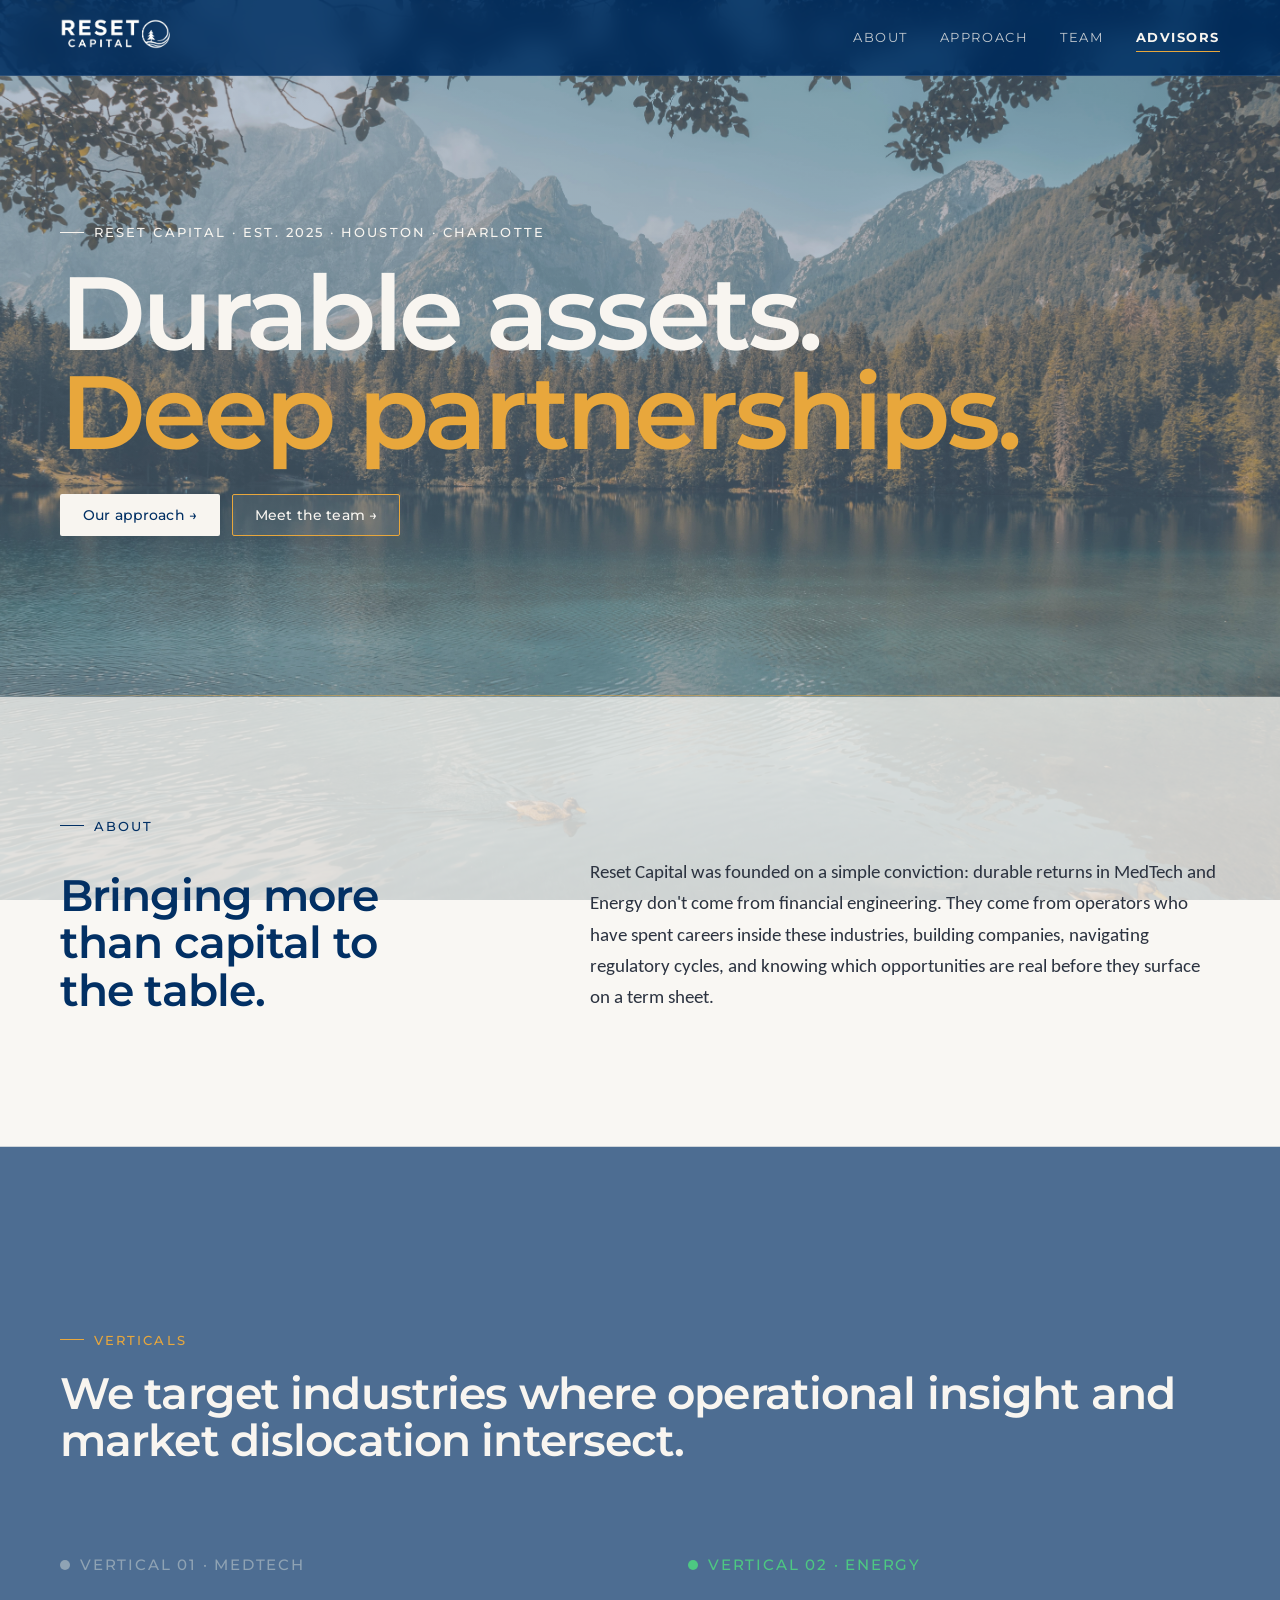
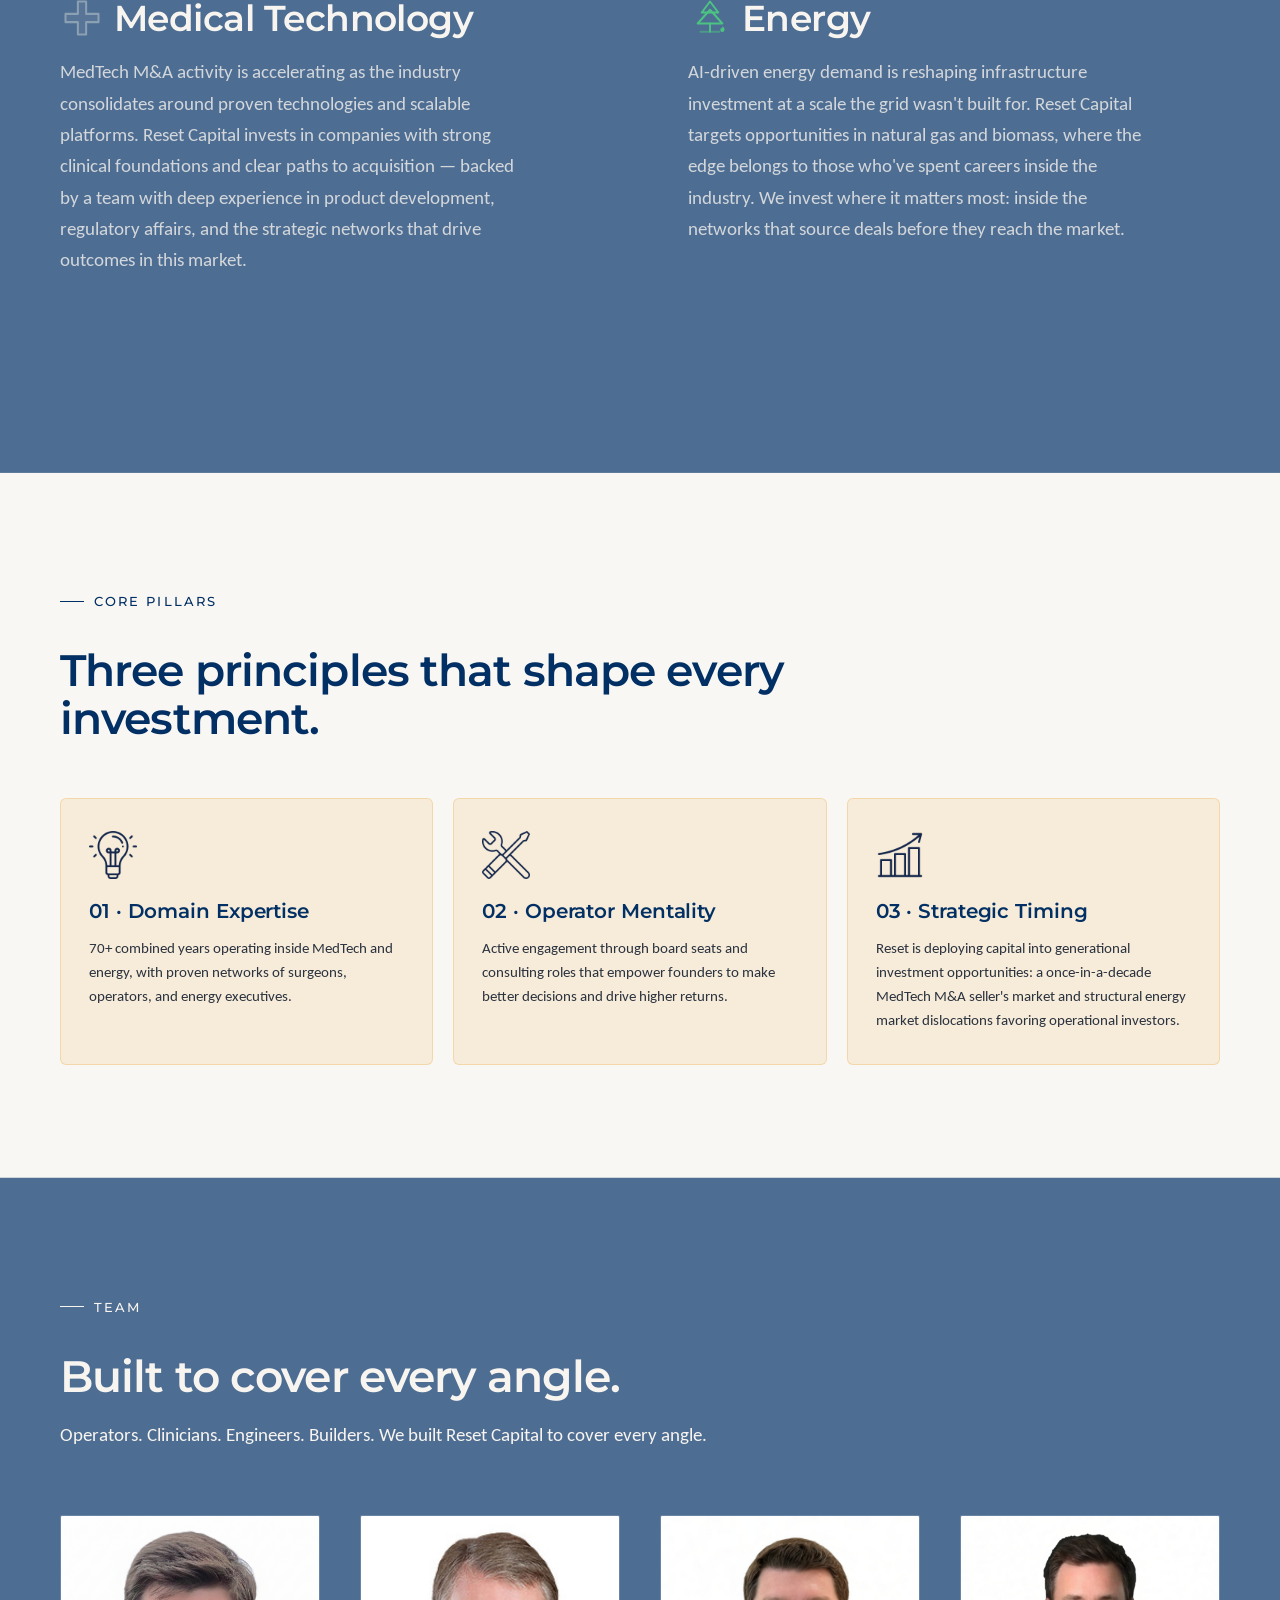
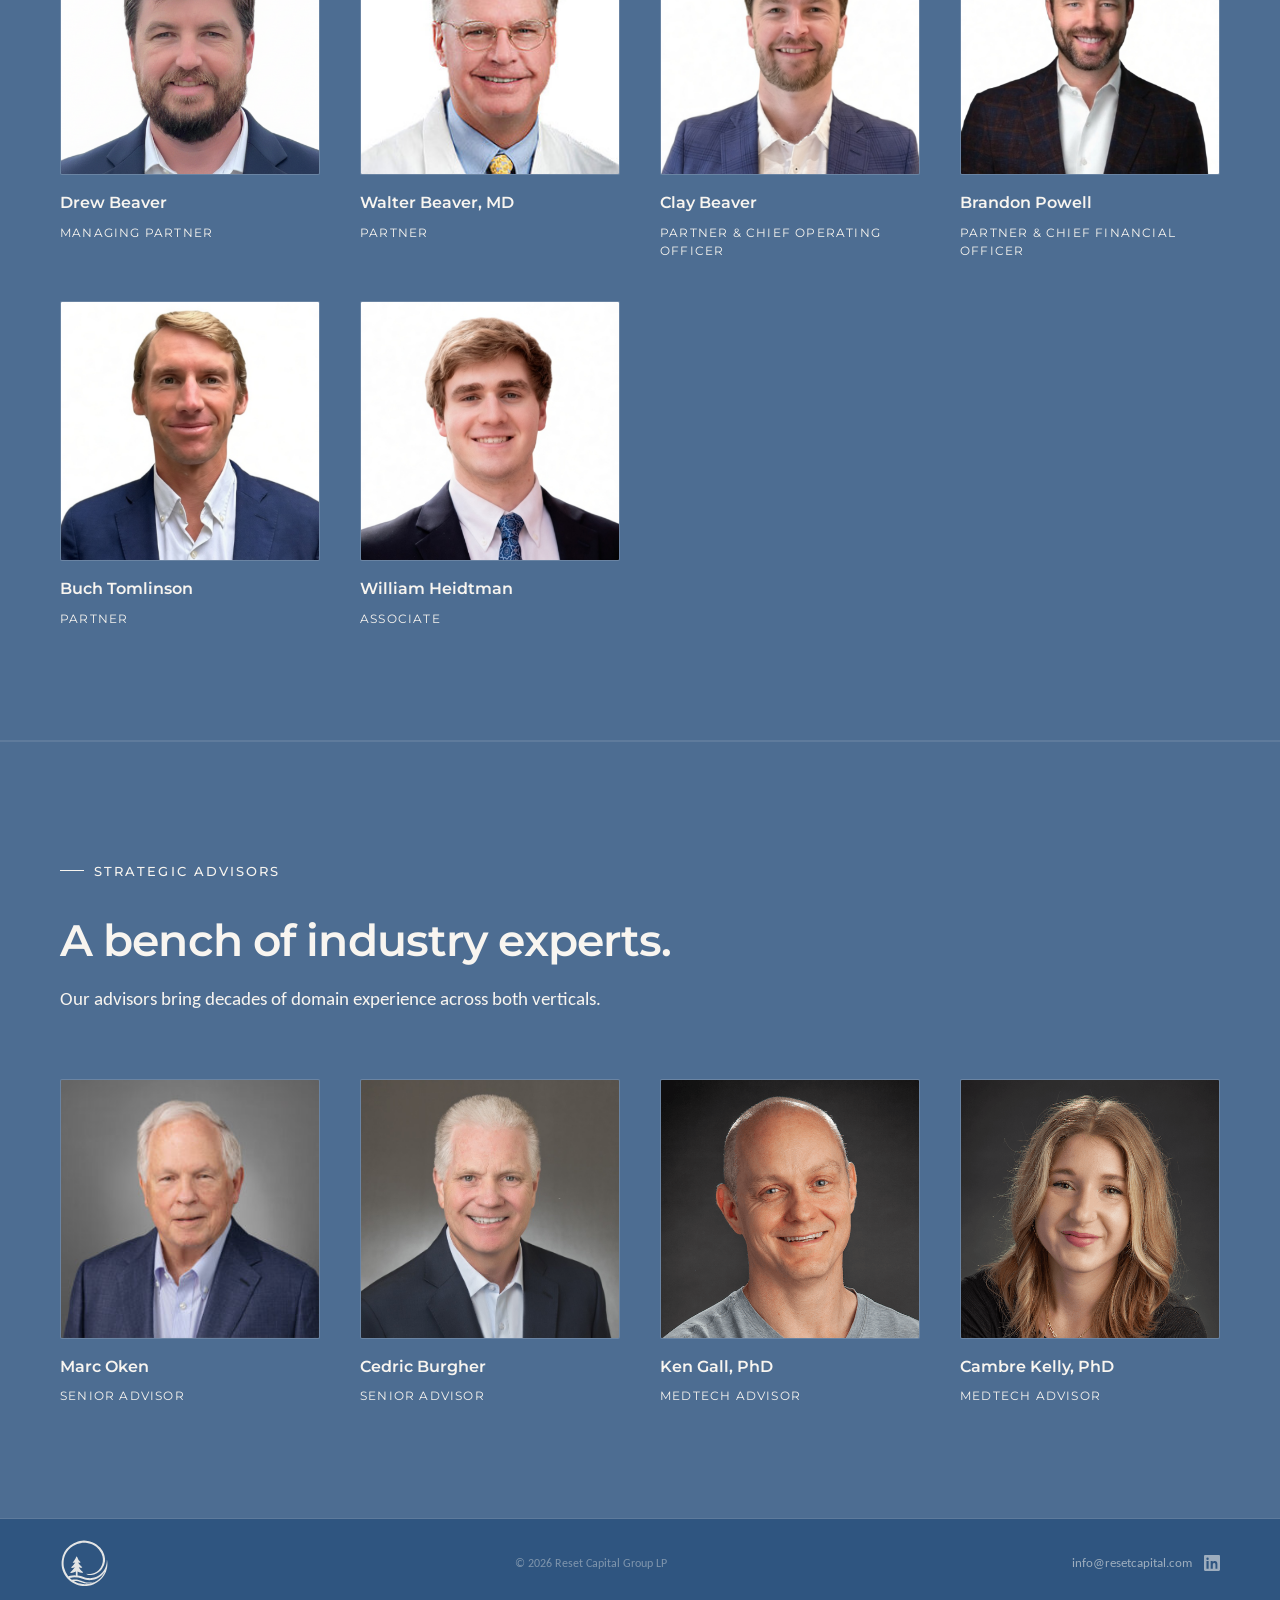
<file: index.html>
<!doctype html>
<html lang="en">
<head>
  <meta charset="utf-8">
  <meta name="viewport" content="width=device-width, initial-scale=1.0">
  <title>Reset Capital</title>
  <link rel="canonical" href="https://resetcapital.com/">
  <meta name="application-name" content="Reset Capital">
  <meta name="description" content="Reset Capital is an investment firm deploying capital in MedTech and Energy, backed by operators with decades of domain expertise in both sectors.">
  <link rel="stylesheet" href="colors_and_type.css">
  <link rel="stylesheet" href="site.css">
  <script type="application/ld+json">
  {
    "@context": "https://schema.org",
    "@type": "WebSite",
    "name": "Reset Capital",
    "url": "https://resetcapital.com"
  }
  </script>
  <link rel="shortcut icon" href="favicon.ico">
  <link rel="icon" href="favicon.ico" sizes="any">
  <link rel="icon" href="favicon.svg" type="image/svg+xml">
  <link rel="icon" href="favicon2.png" type="image/png" sizes="512x512">
  <link rel="apple-touch-icon" href="apple-touch-icon.png">
</head>
<body>

  <!-- Nav -->
  <nav class="navbar">
    <div class="wrap inner">
      <a href="#top"><img src="assets/logo-horizontal.png" alt="Reset Capital"></a>
      <div class="links" id="navLinks">
        <a href="#about">About</a>
        <a href="#approach">Approach</a>
        <a href="#team">Team</a>
        <a href="#advisors">Advisors</a>
      </div>
      <button class="hamburger" id="hamburger" aria-label="Menu">
        <span></span><span></span><span></span>
      </button>
    </div>
  </nav>

  <!-- Hero -->
  <section class="hero" id="top">
    <div class="wrap">
      <div class="content">
        <span class="eb">Reset Capital · Est. 2025 · Houston · Charlotte</span>
        <h1>Durable assets.<br><em>Deep partnerships.</em></h1>
        <div class="cta">
          <a href="#about" class="btn primary-inv">Our approach →</a>
          <a href="#team" class="btn ghost-inv">Meet the team →</a>
        </div>
      </div>
    </div>

  </section>

  <!-- Thesis -->
  <section class="section on-cream" id="about">
    <div class="wrap">
      <span class="eb">About</span>
      <div class="thesis">
        <div class="col-l">
          <h2>Bringing more than capital to the table.</h2>
        </div>
        <div class="col-r">
          <p>
            Reset Capital was founded on a simple conviction: durable returns in MedTech and Energy don't come from financial engineering. They come from operators who have spent careers inside these industries, building companies, navigating regulatory cycles, and knowing which opportunities are real before they surface on a term sheet.
          </p>
        </div>
      </div>
    </div>
  </section>

  <!-- Verticals -->
  <section class="section on-navy" id="approach">
    <div class="wrap">
      <div class="verticals-header">
        <span class="eb">Verticals</span>
        <p class="verticals-intro">We target industries where operational insight and market dislocation intersect.</p>
      </div>

      <div class="verticals" style="margin-top: 32px;">
        <div class="vert medtech">
          <div class="label">Vertical 01 · MedTech</div>
          <div class="vert-head">
            <div class="vert-icon" aria-hidden="true">
              <svg viewBox="0 0 32 32" fill="none" xmlns="http://www.w3.org/2000/svg">
                <path d="M13 4 H19 V13 H28 V19 H19 V28 H13 V19 H4 V13 H13 Z" fill="currentColor" opacity="0.18"></path>
                <path d="M13 4 H19 V13 H28 V19 H19 V28 H13 V19 H4 V13 H13 Z" stroke="currentColor" stroke-width="1.5" stroke-linejoin="round"></path>
              </svg>
            </div>
            <h3>Medical Technology</h3>
          </div>
          <p>
            MedTech M&amp;A activity is accelerating as the industry consolidates around proven technologies and scalable platforms. Reset Capital invests in companies with strong clinical foundations and clear paths to acquisition — backed by a team with deep experience in product development, regulatory affairs, and the strategic networks that drive outcomes in this market.
          </p>
        </div>
        <div class="vert energy">
          <div class="label">Vertical 02 · Energy</div>
          <div class="vert-head">
            <div class="vert-icon" aria-hidden="true">
              <svg viewBox="0 0 32 32" fill="none" xmlns="http://www.w3.org/2000/svg" stroke="currentColor" stroke-width="1.4" stroke-linecap="round" stroke-linejoin="round">
                <path d="M16 4 L10 12 H22 Z"></path>
                <path d="M16 10 L7 20 H25 Z"></path>
                <path d="M16 20 V26"></path>
                <path d="M9 26 H23" opacity="0.5"></path>
                <path d="M25 22 C26.5 23, 27 24, 26.2 25.4 C25.6 26.4, 24.4 26.4, 23.8 25.4 C23.2 24.5, 23.6 23.6, 24.2 23 C24.5 23.6, 25 23.6, 25 23 C25 22.6, 24.8 22.4, 25 22 Z" fill="currentColor" stroke="none"></path>
              </svg>
            </div>
            <h3>Energy</h3>
          </div>
          <p>
            AI-driven energy demand is reshaping infrastructure investment at a scale the grid wasn't built for. Reset Capital targets opportunities in natural gas and biomass, where the edge belongs to those who've spent careers inside the industry. We invest where it matters most: inside the networks that source deals before they reach the market.
          </p>
        </div>
      </div>
    </div>
  </section>

  <!-- Core Pillars -->
  <section class="section on-cream pillars-section">
    <div class="wrap">
      <span class="eb">Core Pillars</span>
      <h2>Three principles that shape every investment.</h2>

      <div class="pillars-v-glyph">
        <article class="pv-card">
          <div class="pv-glyph" aria-hidden="true">
            <img src="assets/idea.png" alt="" class="pv-png-icon" width="48" height="48">
          </div>
          <h4>01 · Domain Expertise</h4>
          <p>70+ combined years operating inside MedTech and energy, with proven networks of surgeons, operators, and energy executives.</p>
        </article>

        <article class="pv-card">
          <div class="pv-glyph" aria-hidden="true">
            <img src="assets/tools.png" alt="" class="pv-png-icon" width="48" height="48">
          </div>
          <h4>02 · Operator Mentality</h4>
          <p>Active engagement through board seats and consulting roles that empower founders to make better decisions and drive higher returns.</p>
        </article>

        <article class="pv-card">
          <div class="pv-glyph" aria-hidden="true">
            <img src="assets/graph.png" alt="" class="pv-png-icon" width="48" height="48">
          </div>
          <h4>03 · Strategic Timing</h4>
          <p>Reset is deploying capital into generational investment opportunities: a once-in-a-decade MedTech M&amp;A seller's market and structural energy market dislocations favoring operational investors.</p>
        </article>
      </div>
    </div>
  </section>

  <!-- Team -->
  <section class="section on-navy" id="team">
    <div class="wrap">
      <span class="eb">Team</span>
      <h2>Built to cover every angle.</h2>
      <p class="lede" style="max-width: none;">
        Operators. Clinicians. Engineers. Builders. We built Reset Capital to cover every angle.
      </p>
      <div class="people-grid">

        <div class="person-card" data-name="Drew Beaver" data-title="Managing Partner" data-bio="Drew Beaver is a commodities trader with over 15 years of experience in physical and financial energy markets. He brings his expertise to Reset Capital, having established the refined products desk at Citadel after an impressive career at Vitol, where he rose from analyst to lead U.S. distillate trader. His background spans complex financial structuring and high-stakes capital deployment across global energy markets, providing the firm with deep operational fluency in the distressed energy and biomass space. Within Reset Capital, Mr. Beaver serves as a key deal architect and portfolio partner, drawing on his experience as an active board member across multiple companies in the MedTech and energy verticals and his prior role as board chairman  at Industrial Biomass Group LLC. He is known for taking a direct interest in helping founders and management teams build the financial acumen needed to negotiate terms and structure growth effectively." data-education="B.A. International Trade; Auburn University · B.A. Spanish; Auburn University">
          <div class="person-photo"><img src="headshots/Drew Beaver_White Background.png" alt="Drew Beaver"></div>
          <h4>Drew Beaver</h4>
          <p class="person-title">Managing Partner</p>
        </div>

        <div class="person-card" data-name="Walter Beaver, MD" data-title="Partner" data-bio="Dr. Walter Beaver is an orthopedic surgeon with over 35 years of experience in adult reconstructive hip and knee surgery, having performed more than 15,000 hip and knee replacement procedures over the course of his career. He consults for multiple MedTech companies involved in hip and knee implant and instrument development. Dr. Beaver also plays an active role in the research and development of emerging orthopedic devices and technologies, giving him firsthand insight into clinical adoption dynamics and the practical barriers to market entry. Through his experience in both surgery and implant development, he has extensive expertise in the medical technology field. Within Reset Capital, Dr. Beaver serves as the primary clinical underwriter by vetting target technologies for surgical efficacy, assessing regulatory pathways, and evaluating the likelihood of physician adoption at scale. His perspective bridges the gap between clinical reality and investment thesis in a way that is difficult to replicate with advisors alone." data-education="BS/MS Chemistry and Biochemistry; North Carolina State University · MD; University of North Carolina, Chapel Hill · General Surgery Internship; Yale University · Orthopaedic Residency; Hospital for Special Surgery, Cornell Medical Center">
          <div class="person-photo"><img src="headshots/Walter Beaver.jpg" alt="Walter Beaver"></div>
          <h4>Walter Beaver, MD</h4>
          <p class="person-title">Partner</p>
        </div>

        <div class="person-card" data-name="Clay Beaver" data-title="Partner & Chief Operating Officer" data-bio="Clay Beaver leads the day-to-day operations of Reset Capital, including the buildout and oversight of the firm’s infrastructure, service provider relationships, and financial and administrative functions. He brings a cross-industry background that spans Reset Capital’s two core strategies, having spent four years as a commodities broker in physical and financial oil markets followed by four years in sales and operations for medical device distributorships. This combination of sector experience informs Mr. Beaver’s approach to operational efficiency and process discipline, keeping back-office execution aligned with the demands of an active deal pipeline." data-education="B.S. Business Administration; Queens University of Charlotte · Data Analytics & Visualization Certification; Rice University">
          <div class="person-photo"><img src="headshots/Clay_White Background.png" alt="Clay Beaver"></div>
          <h4>Clay Beaver</h4>
          <p class="person-title">Partner & Chief Operating Officer</p>
        </div>
        
        <div class="person-card" data-name="Brandon Powell" data-title="Partner & Chief Financial Officer" data-bio="Brandon Powell brings over 15 years of comprehensive energy experience to Reset Capital, spanning M&A execution, corporate finance, and land and operational management across all onshore U.S. natural gas basins. Most recently, he served as the chief financial officer of Peak 10 Energy, where he led nine successful acquisition & divestiture transactions, including a merger with Oaktree portfolio company Strawn Petroleum and the acquisition of Verado Energy, and established the company’s first reserve-based lending facility. Prior to Peak 10 Energy, Mr. Powell was a vice president at Pacolet Milliken, a private equity fund where he led power and infrastructure investments across operated solar, biomass power, and landfill renewable natural gas projects. He brings additional depth from over five years in investment banking at Guggenheim Securities and Scotiabank, where he led the execution of energy M&A, financing, and restructuring transactions at increasing levels of seniority. Within Reset Capital, Mr. Powell serves as the primary financial and operational steward, bringing a combination of banking discipline, private equity judgment, and hands-on operating experience that positions Reset Capital to execute complex transactions with precision." data-education="B.A. Finance and Energy Management; University of Oklahoma · MBA; Rice University">
          <div class="person-photo"><img src="headshots/Brandon_white background.png" alt="Brandon Powell"></div>
          <h4>Brandon Powell</h4>
          <p class="person-title">Partner & Chief Financial Officer</p>
        </div>

        <div class="person-card" data-name="Buch Tomlinson" data-title="Partner" data-bio="Buch Tomlinson brings extensive front-line commercial experience in orthopedic medical devices to Reset Capital, with 15+ years of experience in medical device sales and distribution across both large strategic platforms and high-growth startups. He has overseen more than 10,000 cases across all orthopedic specialties, has a demonstrated track record of building territories from the ground up, and has contributed directly to bringing new products to market. Mr. Tomlinson’s deep domain expertise spans adult reconstruction, sports medicine, foot & ankle, biologics, enabling technologies, and trauma. He maintains deep relationships with practicing surgeons, providing Reset Capital with early visibility into emerging technologies and real-time intelligence on clinical sentiment before it is reflected in market data. Within Reset Capital, he serves as the primary commercial underwriter for MedTech investments, translating field-level insight into actionable diligence on go-to-market viability, competitive positioning, and sales execution risk." data-education="B.S. Business Administration; Auburn University">
          <div class="person-photo"><img src="headshots/BT.png" alt="Buch Tomlinson"></div>
          <h4>Buch Tomlinson</h4>
          <p class="person-title">Partner</p>
        </div>

        <div class="person-card" data-name="William Heidtman" data-title="Associate" data-bio="William Heidtman graduated from Washington and Lee University in 2023 and brings 3 years of experience in the management consulting space, where he analyzed and quantified financial damages in construction disputes between real estate developers and contractors. He also has experience in real estate capital markets. At Reset Capital, William serves as Associate and supports all stages of the investment lifecycle, including building financial models, performing diligence on investment opportunities, and conducting market research." data-education="B.S. Business Administration; Washington and Lee University">
          <div class="person-photo"><img src="headshots/William_White background.png" alt="William Heidtman"></div>
          <h4>William Heidtman</h4>
          <p class="person-title">Associate</p>
        </div>

      </div>
    </div>
  </section>

  <!-- Advisors -->
  <section class="section on-navy advisors-section" id="advisors">
    <div class="wrap">
      <span class="eb">Strategic Advisors</span>
      <h2>A bench of industry experts.</h2>
      <p class="lede">
        Our advisors bring decades of domain experience across both verticals.
      </p>
      <div class="people-grid">

        <div class="person-card" data-name="Marc Oken" data-title="Senior Advisor" data-bio="Mr. Oken is the Chairman of Falfurrias Management Partners, a firm he co-founded in 2006 alongside Hugh McColl, Jr. and Ed McMahan, Jr. Prior to starting the firm, Mr. Oken was the Chief Financial Officer of Bank of America during the 10-year period when Hugh McColl Jr. made groundbreaking bank acquisitions throughout the country, including California-based Bank of America. Prior to his career with Bank of America, Mr. Oken was a Partner with Price Waterhouse. He also served a 2-year term as a Fellow at the Securities and Exchange Commission.||Mr. Oken is past Chairman of the Charlotte Mecklenburg Housing Partnership and served two terms each as Chairman of The Mint Museum of Art, and The Charlotte Symphony. He recently stepped down as the Chairman of the Sullenberger Aviation Museum. While Chairman of the Aviation Museum, he led a capital campaign which raised $34 million to construct a new museum facility and to renovate an adjoining historic hanger at the Charlotte-Douglas Municipal Airport. Until 2023, he served for over 15 years on the Boards of Directors of two NYSE Exchange companies, Marsh McLennan, the largest Insurance broker in the world, and Sonoco Products, a SC paper products company. In 2025, Mr. Oken was named a Junior Achievement NC Business Hall of Fame Laureate.||Mr. Oken is a Naval Aviator and Vietnam Veteran. He is a native of Baltimore and a graduate of Loyola University. He and his wife Celene are the proud parents of five daughters, who are all professionals working in various industries across the country." data-education="B.S. Business Administration; Loyola University Maryland · MBA; University of West Florida">
          <div class="person-photo"><img src="headshots/Advisors/Marc Oken.jpg" alt="Marc Oken"></div>
          <h4>Marc Oken</h4>
          <p class="person-title">Senior Advisor</p>
        </div>

        <div class="person-card" data-name="Cedric Burgher" data-title="Senior Advisor" data-bio="Cedric Burgher is the CFO of TAE Technologies, the world's leading fusion power company. He is also the chairman of the board for the Industrial Biomass Group, a privately held energy company. Cedric is a seasoned executive with significant industry experience in energy and private equity. Mr. Burgher has held CEO and CFO roles with public and private companies. His leadership involvement includes mergers, acquisitions, and complex strategic initiatives including executing two IPOs as CFO. Mr. Burgher was the CFO for Occidental Petroleum where he led the $55 billion acquisition of Anadarko Petroleum." data-education="Bachelor of Business Administration; The University of Texas at Austin · MBA; The University of Dallas">
          <div class="person-photo"><img src="headshots/Advisors/Cedric Burgher.jpg" alt="Cedric Burgher"></div>
          <h4>Cedric Burgher</h4>
          <p class="person-title">Senior Advisor</p>
        </div>

        <div class="person-card" data-name="Ken Gall, PhD" data-title="MedTech Advisor" data-bio="Ken Gall is a pioneering materials scientist and Professor in the Thomas Lord Department of Mechanical Engineering and Materials Science at Duke University, where he also holds appointments in Biomedical Engineering and Orthopaedic Surgery. His research specializes in shape memory materials, biomaterials, and 3D printing, with a focus on understanding the relationship between the processing, structure, and mechanical properties of materials. His work has been cited nearly 30,000 times, and he has received numerous distinguished honors including the Presidential Early Career Award for Scientists and Engineers (PECASE) and the ASME Gold Medal. A serial MedTech entrepreneur, he is co-founder of multiple companies including restor3d, Reselute, and Huxley Medical, and previously founded MedShape and Vertera, both of which commercialized university-based technologies in the orthopedic medical device space. He also serves as a consultant to industry professionals, the US Military, and the US Intelligence Community, and brings extensive experience as an expert witness in patent and product litigation." data-education="BS/MS Mechanical Engineering; University of Illinois Urbana-Champaign · PhD Mechanical Engineering; University of Illinois Urbana-Champaign">
          <div class="person-photo"><img src="headshots/Advisors/Ken-Gall.png.webp" alt="Ken Gall"></div>
          <h4>Ken Gall, PhD</h4>
          <p class="person-title">MedTech Advisor</p>
        </div>

        <div class="person-card" data-name="Cambre Kelly, PhD" data-title="MedTech Advisor" data-bio="Cambre Kelly is a serial entrepreneur and founder in the MedTech industry, currently serving as CEO of Reselute and CTO of restor3d. She developed a passion for translating research-based technologies into commercial products as an undergraduate at Georgia Tech, where she worked with Atlanta-based medical device startups, before earning her PhD in biomedical engineering at Duke University with a focus on advancing metal 3D printing using laser powder bed fusion. She co-founded restor3d in 2017 and invented the company's TIDAL lattice architecture, a porous 3D-printed metal structure designed to improve bone integration, which was based on her doctoral thesis work. In 2021, she co-founded Reselute to address orthopedic implant infections, a leading cause of implant failure. Dr. Kelly has served as Principal Investigator on multiple research grants awarded by both the National Science Foundation and National Institutes of Health. She was named to the Forbes 30 Under 30 list and the Georgia Tech Alumni 40 Under 40 list. A highly cited biomedical and clinical researcher, she holds 20+ issued patents and brings deep expertise across product development, clinical and regulatory affairs, startup fundraising, and operations." data-education="B.S. Biomedical Engineering; Georgia Institute of Technology · PhD Biomedical Engineering; Duke University">
          <div class="person-photo"><img src="headshots/Advisors/Cambre-Kelly.png.webp" alt="Cambre Kelly"></div>
          <h4>Cambre Kelly, PhD</h4>
          <p class="person-title">MedTech Advisor</p>
        </div>

      </div>
    </div>
  </section>

  <!-- Modal -->
  <div class="modal-overlay" id="personModal">
    <div class="modal">
      <button class="modal-close" id="modalClose">&times;</button>
      <h4 id="modalName"></h4>
      <p class="modal-title" id="modalTitle"></p>
      <p class="modal-bio" id="modalBio"></p>
      <div class="modal-education" id="modalEducation"></div>
    </div>
  </div>

  <!-- Footer -->
  <footer class="footer">
    <div class="wrap footer-inner">
      <img src="assets/logo-icon-cream.svg" alt="Reset Capital" class="footer-logo">
      <div class="legal">© 2026 Reset Capital Group LP</div>
      <div class="footer-contact">
        <a href="mailto:info@resetcapital.com">info@resetcapital.com</a>
        <a href="https://www.linkedin.com/company/resetcapital/" target="_blank" rel="noopener" class="footer-linkedin" aria-label="LinkedIn">
          <svg width="16" height="16" viewBox="0 0 24 24" fill="currentColor" xmlns="http://www.w3.org/2000/svg">
            <path d="M20.447 20.452H17.21v-5.569c0-1.328-.027-3.037-1.852-3.037-1.853 0-2.136 1.445-2.136 2.939v5.667H9.984V9h3.102v1.561h.043c.431-.817 1.484-1.678 3.054-1.678 3.268 0 3.868 2.151 3.868 4.948v6.621zM5.337 7.433a1.8 1.8 0 1 1 0-3.6 1.8 1.8 0 0 1 0 3.6zM6.961 20.452H3.71V9h3.251v11.452zM22.225 0H1.771C.792 0 0 .774 0 1.729v20.542C0 23.227.792 24 1.771 24h20.451C23.2 24 24 23.227 24 22.271V1.729C24 .774 23.2 0 22.222 0h.003z"/>
          </svg>
        </a>
      </div>
    </div>
  </footer>

  <script>
    // Mobile nav
    const hamburger = document.getElementById('hamburger');
    const navLinks = document.getElementById('navLinks');
    hamburger.addEventListener('click', () => {
      hamburger.classList.toggle('open');
      navLinks.classList.toggle('open');
    });
    document.querySelectorAll('.links a').forEach(link => {
      link.addEventListener('click', () => {
        hamburger.classList.remove('open');
        navLinks.classList.remove('open');
      });
    });

    // Active nav on scroll
    const navMap = {
      'about':    'About',
      'approach': 'Approach',
      'team':     'Team',
      'advisors': 'Advisors',
    };
    const navAnchors = {};
    document.querySelectorAll('.links a').forEach(a => {
      navAnchors[a.textContent.trim()] = a;
    });

    function setActive(label) {
      Object.values(navAnchors).forEach(a => a.classList.remove('active'));
      if (label && navAnchors[label]) navAnchors[label].classList.add('active');
    }

    const observer = new IntersectionObserver((entries) => {
      entries.forEach(entry => {
        if (entry.isIntersecting) {
          setActive(navMap[entry.target.id]);
        }
      });
    }, { rootMargin: '-30% 0px -60% 0px' });

    Object.keys(navMap).forEach(id => {
      const el = document.getElementById(id);
      if (el) observer.observe(el);
    });

    // Person modal
    const overlay = document.getElementById('personModal');
    const modalName = document.getElementById('modalName');
    const modalTitle = document.getElementById('modalTitle');
    const modalBio = document.getElementById('modalBio');
    const modalEducation = document.getElementById('modalEducation');

    document.querySelectorAll('.person-card').forEach(card => {
      card.addEventListener('click', () => {
        modalName.textContent = card.dataset.name;
        modalTitle.textContent = card.dataset.title;
        modalBio.textContent = card.dataset.bio.replace(/\|\|/g, '\n\n');
        modalEducation.innerHTML = card.dataset.education ? '<span class="edu-label">Education:</span><ul>' + card.dataset.education.split(' · ').map(e => '<li>' + e + '</li>').join('') + '</ul>' : '';
        overlay.classList.add('active');
      });
    });

    document.getElementById('modalClose').addEventListener('click', () => overlay.classList.remove('active'));
    overlay.addEventListener('click', e => { if (e.target === overlay) overlay.classList.remove('active'); });
    document.addEventListener('keydown', e => { if (e.key === 'Escape') overlay.classList.remove('active'); });
  </script>

</body>
</html>
</file>
<file: colors_and_type.css>
/* =============================================================
   Reset Capital — Colors & Type
   Single source of truth for color tokens and typography.
   ============================================================= */

@import url("https://fonts.googleapis.com/css2?family=Montserrat:wght@400;500;600;700&display=swap");
@import url("https://fonts.googleapis.com/css2?family=Carlito:wght@400;700&display=swap");

:root {
  /* ── Raw Palette ── */
  --rc-navy:            #023064;
  --rc-navy-hover:      #011F44;
  --rc-navy-press:      #011431;
  --rc-cream:           #F8F5F0;
  --rc-cream-hover:     #F1ECE3;
  --rc-sage:            #4DC882;
  --rc-sage-hover:      #466F58;
  --rc-sage-tint:       #EBF4EF;
  --rc-gold:            #E8A73C;
  --rc-steel:           #8FA3B4;
  --rc-steel-tint:      #E5EAEF;
  --rc-charcoal:        #2C3340;

  /* ── Semantic Tokens ── */
  --bg-page:            var(--rc-cream);
  --bg-inverse:         var(--rc-navy);
  --bg-overlay:         rgba(2, 48, 100, 0.5);
  --fg-1:               var(--rc-charcoal);
  --fg-2:               #55606F;
  --fg-3:               #9AA3AF;
  --fg-inverse-1:       var(--rc-cream);
  --fg-inverse-2:       rgba(248, 245, 240, 0.72);
  --fg-brand:           var(--rc-navy);
  --fg-link:            var(--rc-sage);
  --fg-link-hover:      var(--rc-navy);
  --fg-accent:          var(--rc-gold);

  --border-hairline:    rgba(143, 163, 180, 0.4);
  --border-strong:      var(--rc-charcoal);
  --border-inverse:     rgba(248, 245, 240, 0.15);

  --vertical-medtech:   var(--rc-steel);
  --vertical-energy:    var(--rc-sage);

  /* ── Radii ── */
  --radius-sm:          2px;
  --radius-md:          4px;
  --radius-pill:        999px;

  /* ── Shadows ── */
  --shadow-sm:          0 1px 2px rgba(2, 48, 100, 0.06);
  --shadow-md:          0 4px 12px rgba(2, 48, 100, 0.08);
  --shadow-lg:          0 16px 40px rgba(2, 48, 100, 0.14);

  /* ── Spacing (8-pt grid) ── */
  --space-1:  4px;  --space-2:  8px;  --space-3:  12px;
  --space-4:  16px; --space-5:  24px; --space-6:  32px;
  --space-7:  48px; --space-8:  64px; --space-9:  96px;
  --space-10: 128px;

  /* ── Motion ── */
  --ease-standard: cubic-bezier(0.2, 0.0, 0.0, 1.0);
  --dur-fast:  150ms;
  --dur-base:  250ms;
  --dur-slow:  400ms;

  /* ── Typography ── */
  --font-display: "Montserrat", "Helvetica Neue", Arial, sans-serif;
  --font-body:    "Calibri", "Carlito", "Helvetica Neue", Arial, sans-serif;
  --font-mono:    ui-monospace, "SF Mono", Menlo, Consolas, monospace;

  --type-display-size: 64px;  --type-display-lh: 1.05; --type-display-w: 600; --type-display-tr: -0.02em;
  --type-h1-size: 48px;       --type-h1-lh: 1.1;       --type-h1-w: 600;     --type-h1-tr: -0.01em;
  --type-h2-size: 32px;       --type-h2-lh: 1.15;      --type-h2-w: 600;     --type-h2-tr: -0.005em;
  --type-h3-size: 22px;       --type-h3-lh: 1.25;      --type-h3-w: 500;
  --type-h4-size: 18px;       --type-h4-lh: 1.3;       --type-h4-w: 600;
  --type-body-size: 16px;     --type-body-lh: 1.55;    --type-body-w: 400;
  --type-body-lg-size: 18px;  --type-body-lg-lh: 1.6;
  --type-small-size: 14px;    --type-small-lh: 1.45;
  --type-caption-size: 12px;  --type-caption-lh: 1.4;
  --type-eyebrow-size: 12px;  --type-eyebrow-w: 500;   --type-eyebrow-tr: 0.12em;
}

html, body {
  background: var(--bg-page);
  color: var(--fg-1);
  font-family: var(--font-body);
  font-size: var(--type-body-size);
  line-height: var(--type-body-lh);
  -webkit-font-smoothing: antialiased;
  -moz-osx-font-smoothing: grayscale;
  text-rendering: optimizeLegibility;
}

h1, h2, h3, h4, h5, h6 {
  font-family: var(--font-display);
  color: var(--fg-brand);
  margin: 0 0 var(--space-4) 0;
}

h1 { font-size: var(--type-h1-size); line-height: var(--type-h1-lh); font-weight: var(--type-h1-w); letter-spacing: var(--type-h1-tr); }
h2 { font-size: var(--type-h2-size); line-height: var(--type-h2-lh); font-weight: var(--type-h2-w); letter-spacing: var(--type-h2-tr); }
h3 { font-size: var(--type-h3-size); line-height: var(--type-h3-lh); font-weight: var(--type-h3-w); }
h4 { font-size: var(--type-h4-size); line-height: var(--type-h4-lh); font-weight: var(--type-h4-w); }

p { margin: 0 0 var(--space-4) 0; }
small { font-size: var(--type-small-size); line-height: var(--type-small-lh); color: var(--fg-2); }

a { color: var(--fg-link); text-decoration: none; transition: color var(--dur-fast) var(--ease-standard); }
a:hover { color: var(--fg-link-hover); text-decoration: underline; text-underline-offset: 3px; }

hr { border: 0; border-top: 1px solid var(--border-hairline); margin: var(--space-6) 0; }

.eyebrow {
  font-family: var(--font-display);
  font-size: var(--type-eyebrow-size);
  font-weight: var(--type-eyebrow-w);
  letter-spacing: var(--type-eyebrow-tr);
  text-transform: uppercase;
  color: var(--rc-sage);
  margin-bottom: var(--space-3);
  display: inline-block;
}

.display {
  font-family: var(--font-display);
  font-size: var(--type-display-size);
  line-height: var(--type-display-lh);
  font-weight: var(--type-display-w);
  letter-spacing: var(--type-display-tr);
  color: var(--fg-brand);
}

.on-navy { background: var(--bg-inverse); color: var(--fg-inverse-1); }
.on-navy h1, .on-navy h2, .on-navy h3, .on-navy h4 { color: var(--fg-inverse-1); }
.on-navy .eyebrow { color: var(--rc-gold); }
.on-cream { background: var(--bg-page); color: var(--fg-1); }

@media (prefers-reduced-motion: reduce) {
  *, *::before, *::after { transition-duration: 0ms !important; animation-duration: 0ms !important; }
}
</file>
<file: site.css>
/* Reset Capital — Variation B: Navy Monolith */

html, body { margin: 0; padding: 0; scroll-behavior: smooth; background: transparent; }
* { box-sizing: border-box; }

body {
  background: transparent;
  font-family: var(--font-body);
  color: var(--fg-inverse-1);
  overflow-x: hidden;
}

/* Fixed full-page background */
body::before {
  content: "";
  position: fixed;
  inset: 0;
  z-index: -1;
  background:
    linear-gradient(rgba(2, 48, 100, 0.35), rgba(2, 48, 100, 0.35)),
    url(claudia-chiavazza-N9vsB6OEeKM-unsplash.jpg) center/cover no-repeat;
}

.wrap { max-width: 1240px; margin: 0 auto; padding: 0 40px; }

/* ── Eyebrow label ── */
.eb {
  font-family: var(--font-display);
  font-size: 11px;
  font-weight: 500;
  letter-spacing: 0.16em;
  text-transform: uppercase;
  color: var(--rc-gold);
  display: inline-flex;
  align-items: center;
  gap: 10px;
  margin-bottom: 20px;
}
.eb::before {
  content: "";
  width: 24px; height: 1px;
  background: var(--rc-gold);
  display: inline-block;
}
.on-cream .eb { color: var(--rc-navy); font-size: 13px; }
.on-cream .eb::before { background: var(--rc-navy); }

/* ── Buttons ── */
.btn {
  font-family: var(--font-display);
  font-weight: 500;
  font-size: 14px;
  padding: 13px 22px;
  border-radius: var(--radius-sm);
  border: 1px solid transparent;
  cursor: pointer;
  transition: all 150ms var(--ease-standard);
  letter-spacing: 0.01em;
  display: inline-flex;
  align-items: center;
  gap: 8px;
  text-decoration: none;
  line-height: 1;
}
.btn.primary-inv { background: var(--rc-cream); color: var(--rc-navy); }
.btn.primary-inv:hover { background: white; color: var(--rc-navy); text-decoration: none; }
.btn.ghost-inv { background: transparent; color: var(--rc-cream); border-color: rgba(248,245,240,0.35); }
.btn.ghost-inv:hover { background: rgba(248,245,240,0.08); text-decoration: none; color: var(--rc-cream); }
.btn.primary { background: var(--rc-navy); color: var(--rc-cream); }
.btn.primary:hover { background: var(--rc-navy-hover); text-decoration: none; }
.btn.secondary { background: transparent; color: var(--rc-navy); border-color: var(--rc-navy); }
.btn.secondary:hover { background: rgba(2,48,100,0.06); text-decoration: none; }

/* ── Navbar ── */
.navbar {
  position: sticky; top: 0; z-index: 50; height: 76px;
  background: rgba(2, 48, 100, 0.82);
  backdrop-filter: blur(12px);
  border-bottom: 1px solid rgba(248,245,240,0.12);
  display: flex; align-items: center;
}
.navbar .inner { display: flex; align-items: center; gap: 40px; width: 100%; }
.navbar img { height: 32px; cursor: pointer; filter: brightness(0) invert(1) sepia(0.15) saturate(0.85); }
.navbar .links { display: flex; gap: 32px; margin-left: auto; align-items: center; }
.navbar a {
  color: rgba(248,245,240,0.78);
  font-family: var(--font-display);
  text-transform: uppercase;
  letter-spacing: 0.12em;
  font-size: 13px;
  text-decoration: none;
  padding: 4px 0;
  border-bottom: 1px solid transparent;
  cursor: pointer;
  transition: color var(--dur-fast) var(--ease-standard);
}
.navbar a:hover { color: var(--rc-cream); text-decoration: none; }
.navbar a.active { color: var(--rc-cream); font-weight: 700; border-bottom-color: var(--rc-gold); }

/* ── Hamburger ── */
.hamburger {
  display: none;
  flex-direction: column;
  gap: 5px;
  background: none;
  border: none;
  cursor: pointer;
  padding: 4px;
  margin-left: auto;
}
.hamburger span {
  display: block;
  width: 24px; height: 2px;
  background: var(--rc-cream);
  border-radius: 2px;
  transition: all 0.25s ease;
}
.hamburger.open span:nth-child(1) { transform: translateY(7px) rotate(45deg); }
.hamburger.open span:nth-child(2) { opacity: 0; }
.hamburger.open span:nth-child(3) { transform: translateY(-7px) rotate(-45deg); }

/* ── Hero ── */
.hero {
  background: rgba(248, 245, 240, 0.22);
  color: var(--rc-cream);
  padding: 140px 0 160px;
  position: relative;
  overflow: hidden;
  border-bottom: 1px solid rgba(248,245,240,0.12);
}
.hero::before { display: none; }
.hero::after {
  content: "";
  position: absolute;
  left: 0; right: 0; bottom: 0; height: 1px;
  background: linear-gradient(90deg, transparent 0%, rgba(232,167,60,0.5) 20%, rgba(232,167,60,0.5) 80%, transparent 100%);
}
.hero .content { position: relative; z-index: 1; max-width: 980px; }
.hero h1 {
  font-family: var(--font-display);
  font-weight: 600;
  font-size: 104px;
  line-height: 0.96;
  letter-spacing: -0.035em;
  color: var(--rc-cream);
  margin: 0 0 32px;
}
.hero h1 em { font-style: normal; color: var(--rc-gold); }
.hero .eb { color: var(--rc-cream); font-size: 13px; }
.hero .eb::before { background: var(--rc-cream); }
#approach .eb { font-size: 13px; }
#team .eb { color: var(--rc-cream); }
#team .eb::before { background: var(--rc-cream); }
.hero .lede {
  font-family: var(--font-body);
  font-size: 21px;
  line-height: 1.55;
  color: rgba(248,245,240,0.82);
  max-width: 600px;
  margin: 0 0 40px;
}
.hero .cta { display: flex; gap: 12px; }
.hero .btn.ghost-inv {
  background: rgba(248, 245, 240, 0.08);
  border-color: var(--rc-gold);
  color: var(--rc-cream);
}
.hero .btn.ghost-inv:hover {
  background: rgba(248, 245, 240, 0.18);
  color: var(--rc-cream);
}

/* ── Override utility bg classes for transparency ── */
.on-navy { background: rgba(2, 48, 100, 0.7) !important; }
.on-cream { background: rgba(248, 245, 240, 0.8) !important; }

/* ── Sections: navy (default) ── */
.section {
  padding: 112px 0;
  border-bottom: 1px solid rgba(248,245,240,0.1);
}
.section h2 {
  font-family: var(--font-display);
  font-weight: 600;
  font-size: 44px;
  line-height: 1.08;
  letter-spacing: -0.02em;
  color: var(--rc-cream);
  margin: 16px 0 20px;
  max-width: 820px;
}
.section .lede {
  font-size: 19px;
  line-height: 1.6;
  color: rgba(248,245,240,0.78);
  max-width: 620px;
  margin: 0 0 64px;
}

/* ── Cream insert sections ── */
.section.on-cream {
  background: rgba(248, 245, 240, 0.88);
  color: var(--rc-charcoal);
  border-bottom: 1px solid var(--border-hairline);
}
.section.on-cream h2 { color: var(--rc-navy); }
.section.on-cream .lede { color: var(--fg-1); }

/* ── Thesis ── */
.thesis {
  display: grid;
  grid-template-columns: 5fr 7fr;
  gap: 80px;
  align-items: start;
}
.thesis .col-l h2 { font-size: 44px; max-width: 380px; }
.thesis .col-r p {
  font-size: 19px;
  line-height: 1.65;
  color: var(--fg-1);
  margin: 0 0 20px;
}
.thesis .col-r p.lead {
  font-size: 22px;
  line-height: 1.55;
  color: var(--rc-navy);
  font-weight: 700;
  margin-bottom: 28px;
}

/* ── Pillars divider (inside combined section) ── */
.pillars-divider {
  border: none;
  border-top: 1px solid var(--border-hairline);
  margin: 72px 0 72px;
}

/* ── Pillars ── */
.pillars {
  display: grid;
  grid-template-columns: repeat(3, 1fr);
  gap: 0;
  border-top: 1px solid var(--border-hairline);
}
.pillar { padding: 40px 32px 40px 0; border-right: 1px solid var(--border-hairline); }
.pillar:last-child { border-right: none; }
.pillar:not(:first-child) { padding-left: 32px; }
.pillar .n {
  font-family: var(--font-display);
  font-weight: 600;
  font-size: 13px;
  letter-spacing: 0.14em;
  color: var(--rc-sage);
  text-transform: uppercase;
  margin-bottom: 28px;
}
.pillar h4 {
  font-family: var(--font-display);
  font-weight: 600;
  font-size: 22px;
  color: var(--rc-navy);
  margin: 0 0 12px;
  line-height: 1.25;
}
.pillar p { font-size: 15px; line-height: 1.6; color: var(--fg-1); margin: 0; }

/* ── Verticals ── */
.verticals {
  display: grid;
  grid-template-columns: 1fr 1fr;
  gap: 0;
}
.vert { padding: 56px 48px 56px 0; }
.vert:last-child { border-right: none; padding-left: 48px; padding-right: 0; }
.vert .label {
  font-family: var(--font-display);
  font-size: 15px;
  font-weight: 500;
  letter-spacing: 0.12em;
  text-transform: uppercase;
  margin-bottom: 20px;
  display: flex; align-items: center; gap: 10px;
}
.vert.energy .label { color: var(--rc-sage); }
.vert.energy .label::before { content: ""; width: 10px; height: 10px; background: var(--rc-sage); border-radius: 999px; }
.vert.medtech .label { color: var(--rc-steel); }
.vert.medtech .label::before { content: ""; width: 10px; height: 10px; background: var(--rc-steel); border-radius: 999px; }
.vert-head {
  display: flex;
  align-items: center;
  gap: 10px;
  margin: 0 0 16px;
}
.vert .vert-head h3 { margin: 0; line-height: 1; }
.vert-icon {
  flex: 0 0 auto;
  width: 44px; height: 44px;
  display: inline-flex;
  align-items: center;
  justify-content: center;
  opacity: 0.95;
}
.vert-icon svg { width: 100%; height: 100%; display: block; }
.vert.energy .vert-icon { color: var(--rc-sage); }
.vert.medtech .vert-icon { color: var(--rc-steel); }
.vert h3 {
  font-family: var(--font-display);
  font-weight: 600;
  font-size: 36px;
  letter-spacing: -0.015em;
  color: var(--rc-navy);
  margin: 0 0 16px;
}
.on-navy .vert h3 { color: var(--rc-cream); }
.vert p { font-size: 19px; line-height: 1.65; color: var(--fg-1); margin: 0 0 28px; max-width: 460px; }
.on-navy .vert p { color: rgba(248,245,240,0.78); }
.on-navy .verticals-intro { color: var(--rc-cream); }
.on-navy .vert { border-right-color: rgba(248,245,240,0.12); }
.focus-list { list-style: none; padding: 24px 0 0; margin: 0; border-top: 1px solid var(--border-hairline); }
.focus-list li {
  padding: 10px 0;
  font-size: 14px;
  color: var(--fg-1);
  display: flex;
  justify-content: space-between;
  border-bottom: 1px solid var(--border-hairline);
}
.focus-list li:last-child { border-bottom: none; }
.tag-pill {
  font-family: var(--font-display);
  font-size: 11px;
  font-weight: 600;
  padding: 3px 10px;
  border-radius: var(--radius-pill);
}
.vert.energy .tag-pill { background: var(--rc-sage-tint); color: var(--rc-sage-hover); }
.vert.medtech .tag-pill { background: var(--rc-steel-tint); color: #4A5A6B; }

/* ── Core Pillars ── */
.verticals-header {
  margin-top: 64px;
}
.verticals-intro {
  font-family: var(--font-display);
  font-size: 44px;
  font-weight: 600;
  letter-spacing: -0.02em;
  line-height: 1.08;
  color: var(--rc-cream);
  margin: 0;
}

/* ── Core Pillars — Glyph Cards ── */
.pillars-v-glyph {
  display: grid;
  grid-template-columns: repeat(3, 1fr);
  gap: 20px;
  margin-top: 56px;
}
.pillars-v-glyph .pv-card {
  background: rgba(232, 167, 60, 0.14);
  border: 1px solid rgba(232, 167, 60, 0.3);
  border-radius: 6px;
  padding: 32px 28px;
  display: flex;
  flex-direction: column;
  gap: 12px;
}
.pillars-v-glyph .pv-glyph {
  width: 48px; height: 48px;
  color: var(--rc-gold);
  margin-bottom: 8px;
  overflow: hidden;
  flex-shrink: 0;
}
.pillars-v-glyph .pv-glyph svg { width: 100%; height: 100%; display: block; }
.pv-png-icon {
  width: 48px; height: 48px;
  display: block;
  object-fit: contain;
  -webkit-filter: invert(14%) sepia(60%) saturate(800%) hue-rotate(185deg) brightness(90%);
  filter: invert(14%) sepia(60%) saturate(800%) hue-rotate(185deg) brightness(90%);
}
.pillars-v-glyph .pv-eyebrow {
  font-family: var(--font-display);
  font-size: 11px;
  font-weight: 500;
  letter-spacing: 0.16em;
  text-transform: uppercase;
  color: var(--rc-navy);
}
.pillars-v-glyph .pv-card h4 {
  font-family: var(--font-display);
  font-weight: 600;
  font-size: 20px;
  line-height: 1.25;
  color: var(--rc-navy);
  margin: 0;
  letter-spacing: -0.005em;
}
.pillars-v-glyph .pv-card p {
  font-size: 15px;
  line-height: 1.6;
  color: var(--fg-1);
  margin: 0;
}

/* ── CTA Band (cream in Var B) ── */
.cta-band {
  background: var(--rc-cream);
  padding: 80px 0;
  position: relative;
  overflow: hidden;
}
.cta-band::before {
  content: "";
  position: absolute;
  right: -120px; top: -80px;
  width: 440px; height: 440px;
  background: url(assets/logo-full-blue.svg) center/contain no-repeat;
  opacity: 0.04;
  pointer-events: none;
}
.cta-band .row {
  display: grid;
  grid-template-columns: 1fr auto;
  align-items: center;
  gap: 40px;
}
.cta-band h3 {
  font-family: var(--font-display);
  font-weight: 600;
  font-size: 36px;
  line-height: 1.15;
  letter-spacing: -0.015em;
  color: var(--rc-navy);
  margin: 0;
  max-width: 640px;
}
.cta-band .eb { margin-bottom: 16px; }

#team, #advisors { background: rgba(248, 245, 240, 0.22); }
#team .lede, #advisors .lede { color: var(--rc-cream); }
#team .eb, #advisors .eb { font-size: 13px; color: var(--rc-cream); }
#team .eb::before, #advisors .eb::before { background: var(--rc-cream); }

/* ── People grid (Team + Advisors) ── */
.people-grid {
  display: grid;
  grid-template-columns: repeat(4, 1fr);
  gap: 40px;
}

.advisors-section { border-top: 1px solid rgba(248,245,240,0.1); }

.person-card {
  display: flex;
  flex-direction: column;
  gap: 10px;
  cursor: pointer;
}

.person-photo {
  width: 100%;
  aspect-ratio: 1;
  border-radius: var(--radius-sm);
  overflow: hidden;
  margin-bottom: 8px;
  background: rgba(255,255,255,0.07);
  border: 1px solid rgba(248,245,240,0.1);
  transition: opacity 0.2s;
}

.person-card:hover .person-photo { opacity: 0.8; }

.person-photo img {
  width: 100%;
  height: 100%;
  object-fit: cover;
  object-position: top;
  display: block;
}

.person-card h4 {
  font-family: var(--font-display);
  font-size: 1rem;
  font-weight: 600;
  color: var(--rc-cream);
  margin: 0;
}

.person-title {
  font-family: var(--font-display);
  font-size: 0.75rem;
  letter-spacing: 0.1em;
  text-transform: uppercase;
  color: var(--rc-cream);
  margin: 0;
}

/* ── Modal ── */
.modal-overlay {
  display: none;
  position: fixed;
  inset: 0;
  background: rgba(2, 48, 100, 0.6);
  backdrop-filter: blur(4px);
  z-index: 200;
  align-items: center;
  justify-content: center;
  padding: 24px;
}
.modal-overlay.active { display: flex; }

.modal {
  background: var(--rc-cream);
  border-radius: var(--radius-md);
  padding: 48px;
  max-width: 480px;
  max-height: calc(100vh - 48px);
  overflow-y: auto;
  width: 100%;
  position: relative;
  box-shadow: var(--shadow-lg);
}

.modal-close {
  position: absolute;
  top: 16px; right: 20px;
  background: none;
  border: none;
  font-size: 1.4rem;
  cursor: pointer;
  color: var(--rc-navy);
  opacity: 0.4;
  line-height: 1;
}
.modal-close:hover { opacity: 0.8; }

.modal h4 {
  font-family: var(--font-display);
  font-size: 1.2rem;
  color: var(--rc-navy);
  margin-bottom: 4px;
}
.modal .modal-title {
  font-family: var(--font-display);
  font-size: 0.75rem;
  letter-spacing: 0.1em;
  text-transform: uppercase;
  color: var(--rc-navy);
  opacity: 0.55;
  margin-bottom: 20px;
}
.modal .modal-bio {
  font-size: 0.9rem;
  line-height: 1.7;
  color: var(--rc-charcoal);
  margin: 0;
  white-space: pre-line;
}
.modal .modal-education {
  margin-top: 16px;
  font-size: 0.85rem;
  color: var(--rc-navy);
  opacity: 0.6;
}
.modal .modal-education .edu-label {
  display: block;
  margin-bottom: 4px;
}
.modal .modal-education ul {
  list-style: disc;
  margin: 0;
  padding-left: 1.2em;
}
.modal .modal-education li {
  padding-left: 0.2em;
  line-height: 1.5;
}

/* ── Footer ── */
.footer {
  background: rgba(2, 48, 100, 0.82);
  color: rgba(248,245,240,0.55);
  padding: 20px 0;
  font-size: 13px;
}
.footer-inner {
  display: flex;
  align-items: center;
  justify-content: space-between;
  gap: 24px;
  flex-wrap: wrap;
}
.footer-logo { height: 48px; display: block; opacity: 0.9; }
.footer-contact { font-size: 13px; color: rgba(248,245,240,0.55); display: flex; align-items: center; gap: 12px; }
.footer-contact a { color: rgba(248,245,240,0.55); text-decoration: none; transition: color 150ms; }
.footer-contact a:hover { color: var(--rc-cream); text-decoration: none; }
.footer-linkedin { display: flex; align-items: center; }
.footer .legal {
  margin-top: 0;
  padding-top: 0;
  border-top: none;
  font-size: 12px; color: rgba(248,245,240,0.4);
}

/* ── Responsive ── */
@media (max-width: 768px) {
  .wrap { padding: 0 24px; }
  .navbar .links {
    display: none;
    flex-direction: column;
    position: absolute;
    top: 76px; left: 0; right: 0;
    background: rgba(2, 48, 100, 0.82);
    backdrop-filter: blur(12px);
    padding: 8px 24px 16px;
    gap: 0;
  }
  .navbar .links.open { display: flex; }
  .navbar .links a { padding: 14px 0; border-top: 1px solid rgba(248,245,240,0.12); }
  .navbar .inner { flex-wrap: nowrap; }
  .hamburger { display: flex; }

  /* Font scaling — moderate (20-25%) */
  .hero { padding: 100px 0 120px; }
  .hero h1 { font-size: 38px; }
  .hero .lede { font-size: 16px; }
  .section { padding: 72px 0; }
  .section h2, .verticals-intro, .thesis .col-l h2 { font-size: 28px; }
  .lede { font-size: 16px; }
  .vert h3 { font-size: 18px; }
  .vert p { font-size: 15px; }
  .pv-card p { font-size: 14px; }
  .person-card h4 { font-size: 0.85rem; }
  .person-title { font-size: 0.65rem; }

  /* Layout */
  .thesis { grid-template-columns: 1fr; gap: 40px; }
  .pillars { grid-template-columns: 1fr; border-top: none; }
  .pillar { border-right: none; border-top: 1px solid rgba(248,245,240,0.12); padding: 32px 0; }
  .pillar:not(:first-child) { padding-left: 0; }
  .verticals { grid-template-columns: 1fr; }
  .vert { border-right: none; padding: 40px 0; border-top: 1px solid var(--border-hairline); }
  .vert:last-child { padding-left: 0; }
  .people-grid { grid-template-columns: repeat(2, 1fr); }
  .cta-band .row { grid-template-columns: 1fr; }
  .pillars-v-glyph { grid-template-columns: 1fr 1fr; }
  .cta-band h3 { font-size: 28px; }
  .footer-inner { flex-direction: column; align-items: flex-start; gap: 16px; }
  .footer .legal { flex-direction: column; gap: 8px; }
}

@media (max-width: 480px) {
  /* Further font scaling */
  .hero h1 { font-size: 30px; }
  .section h2, .verticals-intro, .thesis .col-l h2 { font-size: 22px; }

  .people-grid { grid-template-columns: repeat(2, 1fr); }
  .person-photo { max-width: 100%; margin-left: 0; margin-right: 0; }

  .footer .cols { grid-template-columns: 1fr; }
  .pillars-v-glyph { grid-template-columns: 1fr; }
}
</file>
